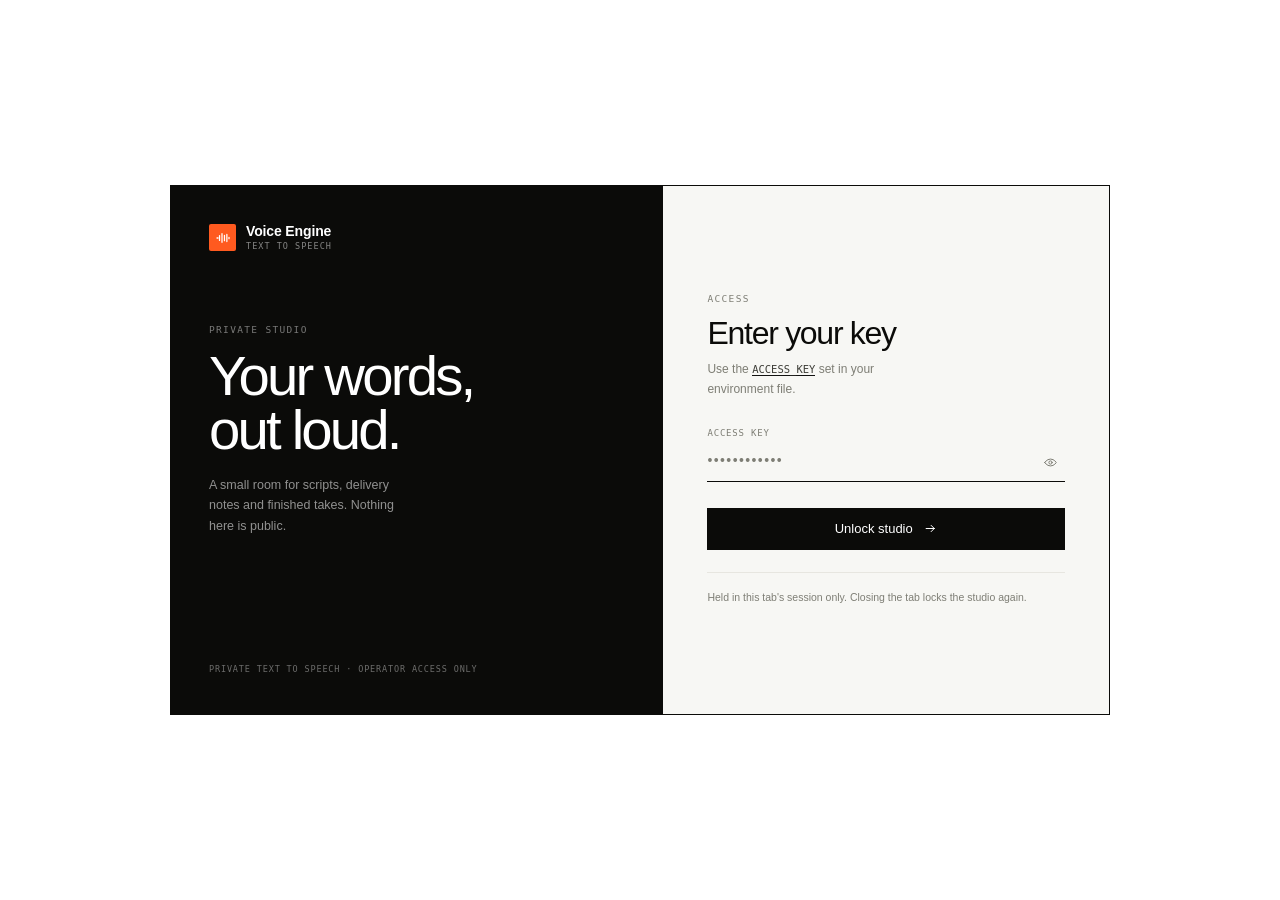
<file: public/index.html>
<!doctype html>
<html lang="en">
<head>
  <meta charset="utf-8" />
  <meta name="viewport" content="width=device-width, initial-scale=1, viewport-fit=cover" />
  <meta name="color-scheme" content="light" />
  <meta name="theme-color" content="#ffffff" />
  <title>Voice Engine — Text to speech studio</title>
  <link rel="stylesheet" href="./styles.css?v=7" />
</head>
<body>
  <svg class="sprite" aria-hidden="true" focusable="false">
    <symbol id="i-wave" viewBox="0 0 24 24">
      <path d="M3 12h1.5M6.8 8.4v7.2M10.5 5.5v13M14.2 8v8M17.8 6.6v10.8M21 11v2" />
    </symbol>
    <symbol id="i-play" viewBox="0 0 24 24"><path d="M8 5.2v13.6L19 12z" fill="currentColor" stroke="none" /></symbol>
    <symbol id="i-pause" viewBox="0 0 24 24"><path d="M8 5.4h3.1v13.2H8zM12.9 5.4H16v13.2h-3.1z" fill="currentColor" stroke="none" /></symbol>
    <symbol id="i-download" viewBox="0 0 24 24"><path d="M12 4.5v10m0 0 4-4m-4 4-4-4M5 18.5h14" /></symbol>
    <symbol id="i-trash" viewBox="0 0 24 24"><path d="M4.5 7h15M9.5 7V5h5v2M7 7l.8 12h8.4L17 7M10.5 10.5v5M13.5 10.5v5" /></symbol>
    <symbol id="i-copy" viewBox="0 0 24 24"><rect x="9" y="9" width="11" height="11" rx="2" /><path d="M15 6.5V6a2 2 0 0 0-2-2H6a2 2 0 0 0-2 2v7a2 2 0 0 0 2 2h.5" /></symbol>
    <symbol id="i-search" viewBox="0 0 24 24"><circle cx="11" cy="11" r="6.2" /><path d="m16 16 4 4" /></symbol>
    <symbol id="i-refresh" viewBox="0 0 24 24"><path d="M20 12a8 8 0 1 1-2.6-5.9M20 4.5V10h-5.5" /></symbol>
    <symbol id="i-lock" viewBox="0 0 24 24"><rect x="5" y="10.5" width="14" height="9.5" rx="2" /><path d="M8.5 10.5V8a3.5 3.5 0 0 1 7 0v2.5" /></symbol>
    <symbol id="i-check" viewBox="0 0 24 24"><path d="m5 12.5 4.5 4.5L19 7" /></symbol>
    <symbol id="i-alert" viewBox="0 0 24 24"><path d="M12 4.5 21 20H3z" /><path d="M12 10v4.5M12 17.4v.1" /></symbol>
    <symbol id="i-volume" viewBox="0 0 24 24"><path d="M4 9.5h3L12 5.5v13L7 14.5H4z" /><path d="M15.5 9a4.5 4.5 0 0 1 0 6M18 6.5a8 8 0 0 1 0 11" /></symbol>
    <symbol id="i-volume-off" viewBox="0 0 24 24"><path d="M4 9.5h3L12 5.5v13L7 14.5H4z" /><path d="m16 9.5 5 5m0-5-5 5" /></symbol>
    <symbol id="i-x" viewBox="0 0 24 24"><path d="m6 6 12 12M18 6 6 18" /></symbol>
    <symbol id="i-eye" viewBox="0 0 24 24"><path d="M2.8 12S6 6.5 12 6.5 21.2 12 21.2 12 18 17.5 12 17.5 2.8 12 2.8 12Z" /><circle cx="12" cy="12" r="2.6" /></symbol>
    <symbol id="i-arrow" viewBox="0 0 24 24"><path d="M5 12h13m0 0-5-5m5 5-5 5" /></symbol>
    <symbol id="i-keyboard" viewBox="0 0 24 24"><rect x="3" y="7" width="18" height="10.5" rx="2" /><path d="M7 11h.1M10.3 11h.1M13.6 11h.1M16.9 11h.1M8 14h8" /></symbol>
  </svg>

  <div class="app">
    <header class="masthead">
      <a class="wordmark" href="#studio" data-view="studio" aria-label="Voice Engine studio">
        <span class="mark"><svg class="icon"><use href="#i-wave" /></svg></span>
        <span class="wordmark-text">
          <strong>Voice Engine</strong>
          <span>Text to speech</span>
        </span>
      </a>

      <nav class="tabs" aria-label="Workspace">
        <button type="button" class="tab is-active" data-view="studio" id="navStudio">Studio</button>
        <button type="button" class="tab" data-view="library" id="navLibrary">
          Library <sup id="libraryCount">0</sup>
        </button>
      </nav>

      <div class="masthead-meta">
        <button type="button" class="quiet-btn" id="shortcutsBtn" title="Keyboard shortcuts" aria-label="Keyboard shortcuts">
          <svg class="icon"><use href="#i-keyboard" /></svg>
        </button>
        <button type="button" class="quiet-btn" id="lockBtn" title="Lock studio">
          <svg class="icon"><use href="#i-lock" /></svg>
          <span>Lock</span>
        </button>
      </div>
    </header>

    <main class="main" id="main">
      <div class="page">
        <!-- STUDIO -->
        <section class="view" id="viewStudio" aria-label="Studio">
          <header class="page-head">
            <p class="kicker">Studio</p>
            <h1>Write it. Hear it.</h1>
            <p class="lede">A script, a delivery note, and a few seconds. Every take is kept in your library.</p>
          </header>

          <div class="studio">
            <section class="composer">
              <div class="section-bar">
                <span class="section-no">01</span>
                <h2>Script</h2>
                <div class="section-tools">
                  <button type="button" class="quiet-btn" id="sampleBtn">Sample</button>
                  <button type="button" class="quiet-btn" id="clearBtn">Clear</button>
                </div>
              </div>

              <label class="sr-only" for="script">Script</label>
              <textarea id="script" class="script" spellcheck="false"
                placeholder="Type or paste the script you want voiced…"></textarea>

              <div class="script-stats">
                <span id="counter">0 / 4,000</span>
                <span id="wordCount">0 words</span>
                <span id="estimate">≈ 0s audio</span>
                <span class="stats-spacer"></span>
                <span class="hint"><kbd>⌘</kbd><kbd>↵</kbd> generate</span>
              </div>
              <div class="meter" aria-hidden="true"><span id="meterFill"></span></div>

              <div class="inserts">
                <span class="inserts-label">Insert direction</span>
                <div class="inserts-row" id="directionChips">
                  <button type="button" class="insert" data-tag="[whispering] ">whispering</button>
                  <button type="button" class="insert" data-tag="[excited] ">excited</button>
                  <button type="button" class="insert" data-tag="[sighs] ">sighs</button>
                  <button type="button" class="insert" data-tag="[pause] ">pause</button>
                  <button type="button" class="insert" data-tag="[laughs] ">laughs</button>
                </div>
              </div>
            </section>

            <aside class="delivery">
              <div class="section-bar">
                <span class="section-no">02</span>
                <h2>Delivery</h2>
              </div>

              <div class="field">
                <label for="voiceInput">Voice ID</label>
                <input id="voiceInput" class="line-input" type="text" autocomplete="off"
                  placeholder="Default voice" list="voiceOptions" />
                <datalist id="voiceOptions">
                  <option value="alloy"></option>
                  <option value="echo"></option>
                  <option value="fable"></option>
                  <option value="nova"></option>
                  <option value="onyx"></option>
                  <option value="shimmer"></option>
                </datalist>
                <p class="field-note">Leave blank to use the default voice.</p>
              </div>

              <div class="field">
                <label for="instructions">Delivery notes</label>
                <textarea id="instructions" class="line-input notes" rows="3" spellcheck="true"
                  placeholder="Warm, measured, close to the mic. Slow the last line."></textarea>
              </div>

              <button type="button" class="btn ink block" id="generateBtn">
                <span id="generateLabel">Generate audio</span>
                <svg class="icon"><use href="#i-arrow" /></svg>
              </button>

              <div class="gen-progress" id="genProgress" hidden><span></span></div>
              <p class="status" id="status" role="status" aria-live="polite"></p>

              <div class="delivery-meta">
                <div class="meta-row">
                  <span class="meta-label">Format</span>
                  <span class="meta-value" id="formatValue">—</span>
                </div>
                <div class="meta-row">
                  <span class="meta-label">Limit</span>
                  <span class="meta-value" id="limitValue">—</span>
                </div>
              </div>
            </aside>
          </div>

          <section class="recent" id="recentSection" hidden>
            <div class="recent-head">
              <div class="section-bar bare">
                <span class="section-no">03</span>
                <h2>Recent takes</h2>
              </div>
              <button type="button" class="link-btn" data-view="library">
                Open library <svg class="icon"><use href="#i-arrow" /></svg>
              </button>
            </div>
            <div class="recent-grid" id="recentList"></div>
          </section>
        </section>

        <!-- LIBRARY -->
        <section class="view hidden" id="viewLibrary" aria-label="Library">
          <header class="page-head">
            <p class="kicker">Archive</p>
            <h1>Library</h1>
            <p class="lede" id="librarySub">Every take is saved with its script, settings and audio file.</p>
          </header>

          <div class="library-bar">
            <div class="search">
              <svg class="icon"><use href="#i-search" /></svg>
              <label class="sr-only" for="searchInput">Search takes</label>
              <input id="searchInput" type="search" placeholder="Search scripts, voices, errors" autocomplete="off" />
              <kbd>/</kbd>
            </div>
            <div class="filters" role="group" aria-label="Filter takes">
              <button type="button" class="is-active" data-filter="all">All</button>
              <button type="button" data-filter="ready">Ready</button>
              <button type="button" data-filter="failed">Failed</button>
            </div>
            <button type="button" class="quiet-btn refresh" id="refreshBtn">
              <svg class="icon"><use href="#i-refresh" /></svg>
              Refresh
            </button>
          </div>

          <div class="take-table">
            <div class="table-head" aria-hidden="true">
              <span>Script</span>
              <span>Status</span>
              <span class="align-right">Actions</span>
            </div>
            <div class="take-list" id="libraryList" aria-live="polite"></div>
          </div>

          <div class="empty" id="libraryEmpty" hidden>
            <h3 id="emptyTitle">No takes yet</h3>
            <p id="emptyText">Generate your first clip and it will show up here.</p>
            <button type="button" class="btn ink small" data-view="studio" id="emptyAction">Go to studio</button>
          </div>
        </section>
      </div>
    </main>

    <footer class="player is-empty" id="player" aria-label="Audio player">
      <div class="player-now">
        <button type="button" class="play-btn" id="playBtn" disabled aria-label="Play">
          <svg class="icon play-icon"><use href="#i-play" /></svg>
          <svg class="icon pause-icon"><use href="#i-pause" /></svg>
        </button>
        <div class="now-copy">
          <span class="now-eyebrow"><span class="now-dot"></span><span id="nowState">Playback</span></span>
          <span class="now-title" id="playerTitle">No take loaded</span>
          <span class="now-meta" id="playerSub">Generate audio to start playback</span>
        </div>
      </div>

      <div class="transport">
        <div class="seek" id="seek" role="slider" tabindex="0" aria-label="Seek" aria-valuemin="0" aria-valuemax="100" aria-valuenow="0">
          <div class="seek-track"><span class="seek-fill" id="seekFill"></span></div>
          <span class="seek-knob" id="seekKnob"></span>
        </div>
        <div class="transport-times">
          <span id="timeNow">0:00</span>
          <span id="timeTotal">0:00</span>
        </div>
      </div>

      <div class="player-tools">
        <button type="button" class="icon-btn" id="muteBtn" aria-label="Mute">
          <svg class="icon volume-on"><use href="#i-volume" /></svg>
          <svg class="icon volume-off"><use href="#i-volume-off" /></svg>
        </button>
        <input type="range" id="volume" class="volume" min="0" max="1" step="0.01" value="1" aria-label="Volume" />
        <button type="button" class="icon-btn download" id="downloadBtn" disabled aria-label="Download audio" title="Download audio">
          <svg class="icon"><use href="#i-download" /></svg>
        </button>
      </div>
    </footer>
  </div>

  <audio id="audio" preload="metadata"></audio>

  <!-- LOCK -->
  <div class="lock" id="lock">
    <div class="lock-frame">
      <div class="lock-aside">
        <div class="wordmark on-dark">
          <span class="mark"><svg class="icon"><use href="#i-wave" /></svg></span>
          <span class="wordmark-text"><strong>Voice Engine</strong><span>Text to speech</span></span>
        </div>
        <div class="lock-statement">
          <p class="kicker on-dark">Private studio</p>
          <h1>Your words,<br />out loud.</h1>
          <p class="lock-copy">A small room for scripts, delivery notes and finished takes. Nothing here is public.</p>
        </div>
        <p class="lock-colophon">Private text to speech · Operator access only</p>
      </div>

      <form class="lock-form" id="lockForm">
        <p class="kicker">Access</p>
        <h2>Enter your key</h2>
        <p class="lock-help">Use the <code>ACCESS_KEY</code> set in your environment file.</p>

        <div class="field">
          <label for="accessKey">Access key</label>
          <div class="secret-field">
            <input id="accessKey" type="password" autocomplete="current-password"
              placeholder="••••••••••••" autofocus required />
            <button type="button" class="reveal" id="revealBtn" aria-label="Show access key" aria-pressed="false">
              <svg class="icon"><use href="#i-eye" /></svg>
            </button>
          </div>
        </div>

        <button type="submit" class="btn ink block" id="unlockBtn">
          Unlock studio
          <svg class="icon"><use href="#i-arrow" /></svg>
        </button>
        <p class="status error" id="lockError" role="alert"></p>
        <p class="fineprint">Held in this tab's session only. Closing the tab locks the studio again.</p>
      </form>
    </div>
  </div>

  <dialog class="dialog" id="shortcutsDialog">
    <header class="dialog-head">
      <h2>Keyboard shortcuts</h2>
      <button type="button" class="icon-btn" data-close aria-label="Close">
        <svg class="icon"><use href="#i-x" /></svg>
      </button>
    </header>
    <ul class="shortcut-list">
      <li><span>Generate audio</span><span><kbd>⌘</kbd><kbd>↵</kbd></span></li>
      <li><span>Play or pause</span><kbd>Space</kbd></li>
      <li><span>Studio</span><kbd>1</kbd></li>
      <li><span>Library</span><kbd>2</kbd></li>
      <li><span>Search library</span><kbd>/</kbd></li>
      <li><span>This panel</span><kbd>?</kbd></li>
    </ul>
  </dialog>

  <dialog class="dialog" id="confirmDialog">
    <header class="dialog-head">
      <h2 id="confirmTitle">Delete this take?</h2>
      <button type="button" class="icon-btn" data-close aria-label="Close">
        <svg class="icon"><use href="#i-x" /></svg>
      </button>
    </header>
    <p class="dialog-body" id="confirmText">The audio file will be removed from disk. This cannot be undone.</p>
    <div class="dialog-actions">
      <button type="button" class="quiet-btn" data-close>Cancel</button>
      <button type="button" class="btn ink" id="confirmDelete">Delete take</button>
    </div>
  </dialog>

  <div class="toasts" id="toasts" role="status" aria-live="polite"></div>

  <script src="./app.js?v=7"></script>
</body>
</html>
</file>
<file: public/styles.css>
/* ==========================================================================
   Voice Engine — editorial studio UI
   Warm paper, ink, hairline rules, serif display type. No build step.
   ========================================================================== */

:root {
  color-scheme: light;

  --paper: #ffffff;
  --paper-deep: #f0efe9;
  --paper-soft: #f7f7f4;
  --ink: #0b0b09;
  --ink-soft: #3c3c36;
  --muted: #7e7e75;

  --line: #e7e6e0;
  --line-strong: #111110;

  --accent: #ff5a1f;
  --accent-soft: rgba(255, 90, 31, 0.09);
  --ok: #2f7d4f;
  --danger: #c2401a;

  --display: -apple-system, BlinkMacSystemFont, "Helvetica Neue", Inter, "Segoe UI", Arial, sans-serif;
  --serif: var(--display);
  --sans: -apple-system, BlinkMacSystemFont, "Helvetica Neue", Inter, "Segoe UI", Arial, sans-serif;
  --mono: "SF Mono", ui-monospace, SFMono-Regular, Menlo, Consolas, monospace;

  --ease: cubic-bezier(0.22, 1, 0.36, 1);
  --player-h: 84px;
}

* { box-sizing: border-box; }

html, body { height: 100%; }

body {
  margin: 0;
  background: var(--paper);
  color: var(--ink);
  font: 14px/1.55 var(--sans);
  -webkit-font-smoothing: antialiased;
  text-rendering: optimizeLegibility;
  overflow: hidden;
}

h1, h2, h3, p { margin: 0; }
h1, h2, h3 { font-weight: 500; }

button, input, textarea, select { font: inherit; color: inherit; }
button { -webkit-tap-highlight-color: transparent; }

::selection { background: rgba(255, 90, 31, 0.2); }

:focus-visible {
  outline: 2px solid var(--accent);
  outline-offset: 3px;
}

::-webkit-scrollbar { width: 10px; height: 10px; }
::-webkit-scrollbar-thumb {
  background: rgba(11, 11, 9, 0.2);
  border: 3px solid transparent;
  background-clip: padding-box;
  border-radius: 99px;
}
::-webkit-scrollbar-thumb:hover { background-color: rgba(11, 11, 9, 0.32); }
::-webkit-scrollbar-track { background: transparent; }

.sr-only {
  position: absolute;
  width: 1px; height: 1px;
  padding: 0; margin: -1px;
  overflow: hidden;
  clip: rect(0 0 0 0);
  white-space: nowrap;
  border: 0;
}

.hidden, [hidden] { display: none !important; }

.sprite { position: absolute; width: 0; height: 0; overflow: hidden; }

.icon {
  width: 16px;
  height: 16px;
  flex: none;
  fill: none;
  stroke: currentColor;
  stroke-width: 1.6;
  stroke-linecap: round;
  stroke-linejoin: round;
}

kbd {
  display: inline-flex;
  align-items: center;
  justify-content: center;
  min-width: 18px;
  height: 18px;
  padding: 0 5px;
  border: 1px solid var(--line-strong);
  border-radius: 2px;
  background: var(--paper-soft);
  color: var(--ink-soft);
  font: 500 9.5px/1 var(--mono);
}

#audio { display: none; }

/* ==========================================================================
   Masthead
   ========================================================================== */

.app {
  display: grid;
  grid-template-rows: auto minmax(0, 1fr) auto;
  height: 100vh;
  height: 100dvh;
  overflow: hidden;
}

.masthead {
  display: flex;
  align-items: center;
  gap: 34px;
  height: 64px;
  padding: 0 30px;
  border-bottom: 1px solid var(--line);
  background: var(--paper);
}

.wordmark {
  display: inline-flex;
  align-items: center;
  gap: 10px;
  color: var(--ink);
  text-decoration: none;
  justify-self: start;
}

.mark {
  display: grid;
  place-items: center;
  width: 27px;
  height: 27px;
  flex: none;
  border-radius: 2px;
  background: var(--accent);
  color: var(--paper);
}
.mark .icon { width: 16px; height: 16px; stroke-width: 1.9; }

.wordmark-text { display: flex; flex-direction: column; line-height: 1.1; }
.wordmark-text strong { font-size: 14px; font-weight: 600; letter-spacing: -0.01em; }
.wordmark-text span {
  margin-top: 3px;
  color: var(--muted);
  font: 500 8.5px/1 var(--mono);
  letter-spacing: 0.12em;
  text-transform: uppercase;
}
.wordmark.on-dark { color: var(--paper); }
.wordmark.on-dark .wordmark-text span { color: rgba(255, 255, 255, 0.5); }

.tabs { display: flex; align-items: center; gap: 24px; }

.tab {
  position: relative;
  padding: 6px 0;
  border: 0;
  background: none;
  color: var(--muted);
  font-size: 13.5px;
  font-weight: 450;
  cursor: pointer;
  transition: color 160ms var(--ease);
}
.tab:hover { color: var(--ink); }
.tab::after {
  content: "";
  position: absolute;
  left: 0; right: 0; bottom: -1px;
  height: 2px;
  background: transparent;
  transition: background 160ms var(--ease);
}
.tab.is-active { color: var(--ink); }
.tab.is-active::after { background: var(--ink); }

.tab sup {
  margin-left: 3px;
  color: var(--muted);
  font: 500 8.5px/1 var(--mono);
  vertical-align: 3px;
}
.tab.is-active sup { color: var(--ink); }

.masthead-meta {
  display: flex;
  align-items: center;
  justify-content: flex-end;
  gap: 18px;
  min-width: 0;
  margin-left: auto;
}

.model-chip {
  display: inline-flex;
  align-items: center;
  gap: 7px;
  min-width: 0;
  color: var(--muted);
  font: 500 9.5px/1 var(--mono);
  letter-spacing: 0.02em;
}
.model-dot {
  width: 5px; height: 5px;
  flex: none;
  border-radius: 50%;
  background: var(--line-strong);
}
.model-chip.is-live .model-dot { background: var(--ok); }
.model-name {
  overflow: hidden;
  text-overflow: ellipsis;
  white-space: nowrap;
  max-width: 220px;
}

.quiet-btn {
  display: inline-flex;
  align-items: center;
  gap: 6px;
  padding: 0;
  border: 0;
  background: none;
  color: var(--ink-soft);
  font-size: 12px;
  font-weight: 500;
  line-height: 1;
  cursor: pointer;
  transition: color 160ms var(--ease);
}
.quiet-btn:hover { color: var(--accent); }
.quiet-btn .icon { width: 15px; height: 15px; }
.quiet-btn:disabled { opacity: 0.4; cursor: not-allowed; }

.masthead .quiet-btn {
  color: var(--muted);
  font: 500 9.5px/1 var(--mono);
  letter-spacing: 0.08em;
  text-transform: uppercase;
}
.masthead .quiet-btn:hover { color: var(--ink); }
.masthead .quiet-btn .icon { color: var(--ink-soft); }

/* ==========================================================================
   Canvas
   ========================================================================== */

.main {
  min-height: 0;
  overflow-y: auto;
}

.page {
  max-width: 1180px;
  margin: 0 auto;
  padding: 38px 40px 60px;
}

.view { animation: page-in 320ms var(--ease); }

@keyframes page-in {
  from { opacity: 0; transform: translateY(4px); }
  to { opacity: 1; transform: none; }
}

.page-head {
  margin-bottom: 26px;
  padding-bottom: 22px;
  border-bottom: 1px solid var(--line);
}

.kicker {
  color: var(--muted);
  font: 500 9.5px/1 var(--mono);
  letter-spacing: 0.14em;
  text-transform: uppercase;
}

.page-head h1 {
  margin-top: 12px;
  font: 500 clamp(38px, 4.6vw, 62px)/0.98 var(--display);
  letter-spacing: -0.045em;
}

.lede {
  margin-top: 14px;
  max-width: 46ch;
  color: var(--ink-soft);
  font-size: 14px;
  line-height: 1.6;
}

/* ==========================================================================
   Studio
   ========================================================================== */

.studio {
  display: grid;
  grid-template-columns: minmax(0, 1fr) 336px;
  column-gap: 0;
  align-items: stretch;
}

.composer { min-width: 0; padding-right: 46px; }

@media (max-width: 1080px) {
  .composer { padding-right: 0; }
}

.section-bar {
  display: flex;
  align-items: baseline;
  gap: 12px;
  padding-bottom: 11px;
  border-bottom: 1px solid var(--line-strong);
}.section-bar.bare { border-bottom: 0; padding-bottom: 0; }

.section-no {
  color: var(--muted);
  font: 500 9px/1 var(--mono);
  letter-spacing: 0.08em;
}

.section-bar h2 { font: 500 22px/1.1 var(--display); letter-spacing: -0.035em; }

.section-tools {
  display: flex;
  align-items: center;
  gap: 16px;
  margin-left: auto;
}
.section-tools .quiet-btn {
  padding-bottom: 2px;
  border-bottom: 1px solid var(--line-strong);
  font: 500 9.5px/1 var(--mono);
  letter-spacing: 0.08em;
  text-transform: uppercase;
}
.section-tools .quiet-btn:hover { border-color: var(--accent); }

.script {
  display: block;
  width: 100%;
  min-height: clamp(250px, 33vh, 330px);
  padding: 24px 0 26px;
  border: 0;
  background: transparent;
  color: var(--ink);
  font: 400 16.5px/1.72 var(--display);
  letter-spacing: -0.003em;
  resize: vertical;
  caret-color: var(--accent);
}
.script::placeholder {
  color: var(--muted);
}
.script:focus { outline: none; }

.script-stats {
  display: flex;
  align-items: center;
  flex-wrap: wrap;
  gap: 18px;
  padding-top: 13px;
  border-top: 1px solid var(--line);
  color: var(--muted);
  font: 500 9.5px/1 var(--mono);
  letter-spacing: 0.04em;
  text-transform: uppercase;
}
.script-stats .is-over { color: var(--accent); }
.stats-spacer { flex: 1; }
.hint { display: inline-flex; align-items: center; gap: 4px; }
.hint kbd { background: transparent; }

.meter {
  height: 2px;
  margin-top: 9px;
  background: var(--line);
  overflow: hidden;
}
.meter span {
  display: block;
  width: 0;
  height: 100%;
  background: var(--accent);
  transition: width 200ms var(--ease);
}
.meter span.is-over { background: var(--danger); }

.inserts {
  display: flex;
  align-items: baseline;
  gap: 18px;
  flex-wrap: wrap;
  margin-top: 20px;
}
.inserts-label {
  color: var(--muted);
  font: 500 9px/1 var(--mono);
  letter-spacing: 0.09em;
  text-transform: uppercase;
}
.inserts-row { display: flex; flex-wrap: wrap; align-items: baseline; gap: 16px; }

.insert {
  padding: 0 0 2px;
  border: 0;
  border-bottom: 1px dotted rgba(11, 11, 9, 0.3);
  background: none;
  color: var(--ink-soft);
  font: 400 12.5px/1.3 var(--display);
  cursor: pointer;
  transition: color 150ms var(--ease), border-color 150ms var(--ease);
}
.insert::before { content: "+ "; color: var(--muted); }
.insert:hover { color: var(--accent); border-color: var(--accent); }

/* ---------- delivery ---------- */

.delivery {
  margin-top: -1px;
  padding: 0 24px 26px;
  border-left: 1px solid var(--line);
  background: var(--paper-soft);
}
.delivery .section-bar { padding-top: 0; }

.field { margin-top: 24px; }

.field label {
  display: block;
  margin-bottom: 7px;
  color: var(--muted);
  font: 500 9px/1 var(--mono);
  letter-spacing: 0.09em;
  text-transform: uppercase;
}

.line-input {
  display: block;
  width: 100%;
  height: 34px;
  padding: 0 0 5px;
  border: 0;
  border-bottom: 1px solid var(--ink);
  border-radius: 0;
  background: transparent;
  color: var(--ink);
  font-size: 13.5px;
  transition: border-color 160ms var(--ease);
}
.line-input::placeholder { color: var(--muted); }
.line-input:hover { border-color: var(--ink-soft); }
.line-input:focus {
  outline: none;
  border-color: var(--ink);
}
textarea.line-input {
  height: auto;
  min-height: 72px;
  padding-top: 5px;
  line-height: 1.55;
  resize: none;
}

.field-note { margin-top: 7px; color: var(--muted); font-size: 10.5px; line-height: 1.5; }

.btn {
  display: inline-flex;
  align-items: center;
  justify-content: center;
  gap: 10px;
  height: 42px;
  padding: 0 18px;
  border: 1px solid var(--ink);
  border-radius: 0;
  background: var(--ink);
  color: var(--paper);
  font-size: 13px;
  font-weight: 450;
  white-space: nowrap;
  cursor: pointer;
  transition: background 170ms var(--ease), border-color 170ms var(--ease), color 170ms var(--ease);
}
.btn:hover:not(:disabled) { background: var(--accent); border-color: var(--accent); }
.btn:disabled { opacity: 0.45; cursor: not-allowed; }
.btn .icon { width: 15px; height: 15px; transition: transform 170ms var(--ease); }
.btn:hover:not(:disabled) .icon { transform: translateX(2px); }
.btn.block { display: flex; width: 100%; }
.btn.small { height: 34px; padding: 0 13px; font-size: 11.5px; }

#generateBtn { margin-top: 28px; justify-content: space-between; height: 46px; padding: 0 18px; }
#generateBtn:hover:not(:disabled) .icon { transform: translateX(2px); }

.gen-progress {
  position: relative;
  height: 2px;
  margin-top: 14px;
  background: var(--line);
  overflow: hidden;
}
.gen-progress span {
  position: absolute;
  inset: 0 auto 0 0;
  width: 38%;
  background: var(--accent);
  animation: sweep 1.25s ease-in-out infinite;
}
@keyframes sweep {
  0% { transform: translateX(-100%); }
  100% { transform: translateX(360%); }
}

.status {
  min-height: 0;
  margin-top: 12px;
  color: var(--muted);
  font-size: 11.5px;
  line-height: 1.55;
}
.status:empty { display: none; }
.status.ok { color: var(--ok); }
.status.error { color: var(--danger); }

.delivery-meta {
  display: grid;
  gap: 8px;
  margin-top: 26px;
  padding-top: 15px;
  border-top: 1px solid var(--line);
}
.meta-row { display: flex; justify-content: space-between; gap: 14px; }
.meta-label {
  color: var(--muted);
  font: 500 9px/1.5 var(--mono);
  letter-spacing: 0.08em;
  text-transform: uppercase;
}
.meta-value {
  color: var(--ink-soft);
  font: 500 10px/1.5 var(--mono);
  text-align: right;
  word-break: break-word;
}

/* ---------- recent ---------- */

.recent { margin-top: 62px; }

.recent-head {
  display: flex;
  align-items: flex-end;
  justify-content: space-between;
  gap: 20px;
  padding-bottom: 11px;
  border-bottom: 1px solid var(--line-strong);
}

.link-btn {
  display: inline-flex;
  align-items: center;
  gap: 7px;
  padding: 0 0 2px;
  border: 0;
  border-bottom: 1px solid var(--accent);
  background: none;
  color: var(--ink-soft);
  font: 500 9.5px/1.4 var(--mono);
  letter-spacing: 0.08em;
  text-transform: uppercase;
  cursor: pointer;
  transition: color 150ms var(--ease);
}
.link-btn:hover { color: var(--accent); }
.link-btn .icon { width: 13px; height: 13px; }

.recent-grid {
  display: grid;
  grid-template-columns: repeat(3, minmax(0, 1fr));
  gap: 0 32px;
}

.mini-take {
  display: flex;
  flex-direction: column;
  gap: 9px;
  padding: 18px 0 22px;
  border: 0;
  border-bottom: 1px solid var(--line);
  background: none;
  color: var(--ink);
  text-align: left;
  cursor: pointer;
}
.mini-take:hover p { color: var(--accent); }
.mini-take:hover .mini-no { color: var(--accent); }

.mini-take-top {
  display: flex;
  align-items: center;
  justify-content: space-between;
  gap: 10px;
  color: var(--muted);
  font: 500 9px/1 var(--mono);
  letter-spacing: 0.07em;
  text-transform: uppercase;
}
.mini-no { color: var(--muted); }
.mini-take time { color: var(--muted); font-size: 9px; letter-spacing: 0.04em; }

.mini-take p {
  font: 400 15px/1.5 var(--display);
  letter-spacing: -0.012em;
  color: var(--ink-soft);
  display: -webkit-box;
  -webkit-line-clamp: 2;
  -webkit-box-orient: vertical;
  overflow: hidden;
  transition: color 160ms var(--ease);
}

/* ==========================================================================
   Library
   ========================================================================== */

.library-bar {
  display: flex;
  align-items: center;
  gap: 28px;
  padding-bottom: 0;
  border-bottom: 1px solid var(--line-strong);
}

.search {
  display: flex;
  align-items: center;
  gap: 8px;
  flex: 1;
  max-width: 400px;
  height: 36px;
}
.search .icon { color: var(--muted); width: 14px; height: 14px; }
.search input {
  flex: 1;
  min-width: 0;
  border: 0;
  background: none;
  outline: none;
  color: var(--ink);
  font-size: 13px;
}
.search input::placeholder { color: var(--muted); }
.search input::-webkit-search-cancel-button { -webkit-appearance: none; }
.search kbd { background: transparent; border-color: var(--line); }

.filters { display: flex; align-items: center; gap: 18px; }

.filters button {
  padding: 0 0 6px;
  border: 0;
  border-bottom: 2px solid transparent;
  background: none;
  color: var(--muted);
  font: 500 9.5px/1 var(--mono);
  letter-spacing: 0.09em;
  text-transform: uppercase;
  cursor: pointer;
  transition: color 150ms var(--ease), border-color 150ms var(--ease);
}
.filters button:hover { color: var(--ink); }
.filters button.is-active { color: var(--ink); border-color: var(--accent); }

.library-bar .refresh {
  margin-left: auto;
  padding-bottom: 6px;
  color: var(--muted);
  font: 500 9.5px/1 var(--mono);
  letter-spacing: 0.08em;
  text-transform: uppercase;
}
.library-bar .refresh:hover { color: var(--accent); }

.take-table { margin-top: 22px; }

.table-head {
  display: grid;
  grid-template-columns: minmax(0, 1fr) 92px 112px;
  gap: 20px;
  padding-bottom: 10px;
  border-bottom: 1px solid var(--line-strong);
  color: var(--muted);
  font: 500 8.5px/1 var(--mono);
  letter-spacing: 0.12em;
  text-transform: uppercase;
}
.align-right { text-align: right; }

.take {
  display: grid;
  grid-template-columns: minmax(0, 1fr) 92px 112px;
  align-items: center;
  gap: 20px;
  padding: 15px 0;
  border-bottom: 1px solid var(--line);
  transition: background 160ms var(--ease);
}
.take:hover { background: rgba(11, 11, 9, 0.022); }

.take-main { display: flex; align-items: center; gap: 14px; min-width: 0; }

.take-play {
  display: grid;
  place-items: center;
  width: 32px;
  height: 32px;
  flex: none;
  border: 1px solid var(--line-strong);
  border-radius: 50%;
  background: transparent;
  color: var(--ink-soft);
  cursor: pointer;
  transition: background 160ms var(--ease), border-color 160ms var(--ease), color 160ms var(--ease);
}
.take-play:hover:not(:disabled) { background: var(--ink); border-color: var(--ink); color: var(--paper); }
.take-play:disabled { opacity: 0.3; cursor: not-allowed; }
.take-play .icon { width: 12px; height: 12px; }
.take-play .icon.play { margin-left: 1px; }

.take.is-current .take-play {
  background: var(--accent);
  border-color: var(--accent);
  color: var(--paper);
}

.take-body { min-width: 0; }

.take-text {
  font: 400 14.5px/1.45 var(--display);
  letter-spacing: -0.01em;
  color: var(--ink);
  word-break: break-word;
  display: -webkit-box;
  -webkit-line-clamp: 2;
  -webkit-box-orient: vertical;
  overflow: hidden;
}
.take.is-failed .take-text { color: var(--muted); }

.take-sub {
  display: flex;
  flex-wrap: wrap;
  align-items: center;
  gap: 6px 8px;
  margin-top: 5px;
  color: var(--muted);
  font: 500 9.5px/1.5 var(--mono);
  letter-spacing: 0.02em;
}
.take-sub .dot { opacity: 0.45; }
.take-sub .error { color: var(--danger); }

.take-status {
  display: inline-flex;
  align-items: center;
  gap: 7px;
  color: var(--muted);
  font: 500 9.5px/1 var(--mono);
  letter-spacing: 0.08em;
  text-transform: uppercase;
}
.take-status .dot {
  width: 5px; height: 5px;
  flex: none;
  border-radius: 50%;
  background: var(--muted);
}
.take-status.ready .dot { background: var(--ok); }
.take-status.failed .dot { background: var(--accent); }
.take-status.pending .dot { background: #b08a2e; }

.take-actions {
  display: flex;
  align-items: center;
  justify-content: flex-end;
  gap: 2px;
  opacity: 0.5;
  transition: opacity 160ms var(--ease);
}
.take:hover .take-actions,
.take:focus-within .take-actions { opacity: 1; }

.icon-btn {
  display: inline-grid;
  place-items: center;
  width: 29px;
  height: 29px;
  padding: 0;
  border: 0;
  border-radius: 2px;
  background: transparent;
  color: var(--ink-soft);
  cursor: pointer;
  transition: background 150ms var(--ease), color 150ms var(--ease);
}
.icon-btn:hover:not(:disabled) { background: rgba(11, 11, 9, 0.06); color: var(--ink); }
.icon-btn:disabled { opacity: 0.35; cursor: not-allowed; }
.icon-btn .icon { width: 15px; height: 15px; }
.icon-btn.danger:hover { background: var(--accent-soft); color: var(--danger); }

.empty {
  margin-top: 24px;
  padding: 58px 24px;
  border: 1px dashed var(--line-strong);
  text-align: center;
}
.empty h3 { font: 500 24px/1.2 var(--display); letter-spacing: -0.03em; }
.empty p { margin: 8px auto 20px; max-width: 38ch; color: var(--muted); font-size: 12.5px; }

/* ==========================================================================
   Transport
   ========================================================================== */

.player {
  display: grid;
  grid-template-columns: minmax(250px, 1fr) minmax(280px, 1.15fr) auto;
  align-items: center;
  gap: 34px;
  height: var(--player-h);
  padding: 0 30px;
  background: var(--paper);
  border-top: 1px solid var(--ink);
  color: var(--ink);
}

.player-now { display: flex; align-items: center; gap: 15px; min-width: 0; }

.play-btn {
  display: grid;
  place-items: center;
  width: 46px;
  height: 46px;
  flex: none;
  border: 0;
  border-radius: 50%;
  background: var(--ink);
  color: var(--paper);
  cursor: pointer;
  transition: background 160ms var(--ease), transform 140ms var(--ease);
}
.play-btn:hover:not(:disabled) { background: var(--accent); }
.play-btn:active:not(:disabled) { transform: scale(0.97); }
.play-btn:disabled { background: var(--paper-deep); color: #b6b5ac; cursor: not-allowed; }
.play-btn .icon { width: 16px; height: 16px; }
.play-btn .play-icon { margin-left: 2px; }
.play-btn .pause-icon { display: none; }
.player.is-playing .play-btn .play-icon { display: none; }
.player.is-playing .play-btn .pause-icon { display: block; }

.now-copy { display: flex; flex-direction: column; min-width: 0; gap: 2px; }

.now-eyebrow {
  display: inline-flex;
  align-items: center;
  gap: 6px;
  color: var(--muted);
  font: 500 8px/1.2 var(--mono);
  letter-spacing: 0.12em;
  text-transform: uppercase;
}
.now-dot { width: 4px; height: 4px; border-radius: 50%; background: var(--accent); }
.player:not(.is-playing) .now-dot { background: var(--line-strong); opacity: 0.3; }
.player.is-empty .now-eyebrow { visibility: hidden; }

.now-title {
  color: var(--ink);
  font: 450 14px/1.3 var(--display);
  letter-spacing: -0.01em;
  white-space: nowrap;
  overflow: hidden;
  text-overflow: ellipsis;
}
.now-meta {
  color: var(--muted);
  font: 500 9px/1.4 var(--mono);
  white-space: nowrap;
  overflow: hidden;
  text-overflow: ellipsis;
}

.transport { display: flex; flex-direction: column; gap: 3px; min-width: 0; }

.seek {
  position: relative;
  display: flex;
  align-items: center;
  height: 18px;
  cursor: pointer;
  touch-action: none;
}
.seek-track {
  width: 100%;
  height: 2px;
  background: var(--line);
}
.seek-fill {
  display: block;
  width: 0;
  height: 100%;
  background: var(--accent);
}
.seek-knob {
  position: absolute;
  top: 50%;
  left: 0;
  width: 8px;
  height: 8px;
  border-radius: 50%;
  background: var(--ink);
  transform: translate(-50%, -50%);
  opacity: 0;
  transition: opacity 140ms var(--ease);
}
.seek:hover .seek-knob,
.seek:focus-visible .seek-knob { opacity: 1; }

.transport-times {
  display: flex;
  justify-content: space-between;
  color: var(--muted);
  font: 500 8.5px/1 var(--mono);
  letter-spacing: 0.06em;
}

.player-tools {
  display: flex;
  align-items: center;
  gap: 6px;
  padding-left: 22px;
  border-left: 1px solid var(--line);
}
.player-tools .icon-btn { color: var(--ink-soft); }
.player-tools .icon-btn:hover:not(:disabled) { background: var(--paper-deep); color: var(--ink); }
.player-tools .volume-off { display: none; }
.player.is-muted .volume-on { display: none; }
.player.is-muted .volume-off { display: block; }

.volume {
  width: 64px;
  height: 18px;
  margin: 0 6px;
  -webkit-appearance: none;
  appearance: none;
  background: transparent;
  cursor: pointer;
}
.volume::-webkit-slider-runnable-track {
  height: 2px;
  background: linear-gradient(90deg, var(--ink) var(--vol, 100%), var(--line) var(--vol, 100%));
}
.volume::-webkit-slider-thumb {
  -webkit-appearance: none;
  width: 8px;
  height: 8px;
  margin-top: -3px;
  border: 0;
  border-radius: 50%;
  background: var(--ink);
}
.volume::-moz-range-track { height: 2px; background: var(--line); }
.volume::-moz-range-progress { height: 2px; background: var(--ink); }
.volume::-moz-range-thumb { width: 8px; height: 8px; border: 0; border-radius: 50%; background: var(--ink); }

/* ==========================================================================
   Lock
   ========================================================================== */

.lock {
  position: fixed;
  inset: 0;
  z-index: 50;
  display: grid;
  place-items: center;
  padding: 28px;
  background: var(--paper);
  animation: fade 260ms var(--ease);
}
@keyframes fade { from { opacity: 0; } to { opacity: 1; } }

.lock-frame {
  display: grid;
  grid-template-columns: 1.05fr 0.95fr;
  width: min(940px, 100%);
  min-height: 530px;
  border: 1px solid var(--ink);
  background: var(--paper-soft);
}

.lock-aside {
  display: flex;
  flex-direction: column;
  padding: 38px;
  background: #0b0b09;
  color: var(--paper);
}
.lock-aside .mark { background: var(--accent); }

.lock-statement { margin-top: 74px; }
.kicker.on-dark { color: rgba(255, 255, 255, 0.45); }
.lock-statement h1 {
  margin-top: 14px;
  font: 500 clamp(40px, 4.4vw, 58px)/0.96 var(--display);
  letter-spacing: -0.05em;
  color: var(--paper);
}
.lock-copy {
  margin-top: 18px;
  max-width: 30ch;
  color: rgba(255, 255, 255, 0.55);
  font-size: 12.5px;
  line-height: 1.65;
}
.lock-colophon {
  margin-top: auto;
  padding-top: 32px;
  color: rgba(255, 255, 255, 0.4);
  font: 500 8.5px/1.5 var(--mono);
  letter-spacing: 0.1em;
  text-transform: uppercase;
}

.lock-form {
  display: flex;
  flex-direction: column;
  justify-content: center;
  padding: 46px 44px;
}
.lock-form h2 {
  margin-top: 12px;
  font: 500 32px/1.08 var(--display);
  letter-spacing: -0.04em;
}
.lock-help {
  margin-top: 10px;
  max-width: 34ch;
  color: var(--muted);
  font-size: 12px;
  line-height: 1.6;
}
.lock-help code {
  font: 500 10.5px var(--mono);
  color: var(--ink-soft);
  border-bottom: 1px solid var(--line-strong);
}

.lock-form .field { margin-top: 30px; }

.secret-field {
  display: flex;
  align-items: center;
  gap: 8px;
  border-bottom: 1px solid var(--ink);
  transition: border-color 160ms var(--ease);
}
.secret-field:focus-within { border-color: var(--ink); }
.secret-field input {
  flex: 1;
  min-width: 0;
  height: 36px;
  padding: 0 0 5px;
  border: 0;
  background: none;
  outline: none;
  font-size: 14px;
  letter-spacing: 0.02em;
}
.secret-field input::placeholder { color: var(--muted); letter-spacing: 0.1em; }

.reveal {
  display: grid;
  place-items: center;
  width: 28px;
  height: 28px;
  border: 0;
  border-radius: 2px;
  background: transparent;
  color: var(--muted);
  cursor: pointer;
}
.reveal:hover { color: var(--ink); }
.reveal[aria-pressed="true"] { color: var(--accent); }
.reveal .icon { width: 15px; height: 15px; }

.lock-form .btn { margin-top: 26px; }

.lock-form .status.error:not(:empty) {
  margin-top: 14px;
  padding-left: 10px;
  border-left: 2px solid var(--danger);
}

.fineprint {
  margin-top: 22px;
  padding-top: 16px;
  border-top: 1px solid var(--line);
  color: var(--muted);
  font-size: 10.5px;
  line-height: 1.6;
}

/* ==========================================================================
   Dialog, toasts
   ========================================================================== */

.dialog {
  width: min(430px, calc(100vw - 32px));
  padding: 24px;
  border: 1px solid var(--ink);
  border-radius: 0;
  background: var(--paper-soft);
  color: var(--ink);
  box-shadow: 0 30px 70px -30px rgba(0, 0, 0, 0.4);
}
.dialog::backdrop { background: rgba(11, 11, 9, 0.45); }
.dialog[open] { animation: pop 180ms var(--ease); }
@keyframes pop {
  from { opacity: 0; transform: translateY(5px); }
  to { opacity: 1; transform: none; }
}

.dialog-head {
  display: flex;
  align-items: flex-start;
  justify-content: space-between;
  gap: 12px;
  margin-bottom: 12px;
}
.dialog-head h2 { font: 500 23px/1.2 var(--display); letter-spacing: -0.03em; }
.dialog-body { color: var(--ink-soft); font-size: 12.5px; line-height: 1.6; }
.dialog-actions {
  display: flex;
  align-items: center;
  justify-content: flex-end;
  gap: 18px;
  margin-top: 24px;
}
.dialog-actions .btn { height: 38px; padding: 0 15px; font-size: 11.5px; }

.shortcut-list { list-style: none; margin: 0; padding: 0; }
.shortcut-list li {
  display: flex;
  align-items: center;
  justify-content: space-between;
  gap: 16px;
  padding: 9px 0;
  border-bottom: 1px solid var(--line);
  color: var(--ink-soft);
  font-size: 12px;
}
.shortcut-list li:last-child { border-bottom: 0; }
.shortcut-list li span { display: flex; gap: 4px; }

.toasts {
  position: fixed;
  left: 24px;
  bottom: calc(var(--player-h) + 16px);
  z-index: 60;
  display: flex;
  flex-direction: column;
  gap: 8px;
  pointer-events: none;
}

.toast {
  display: flex;
  align-items: center;
  gap: 9px;
  max-width: min(400px, calc(100vw - 48px));
  padding: 10px 13px;
  border: 1px solid var(--ink);
  border-radius: 2px;
  background: var(--paper-soft);
  box-shadow: 4px 4px 0 rgba(11, 11, 9, 0.08);
  color: var(--ink);
  font-size: 11.5px;
  line-height: 1.5;
  pointer-events: auto;
  animation: toast-in 200ms var(--ease);
}
.toast.is-leaving { animation: toast-out 180ms var(--ease) forwards; }
.toast .icon { width: 14px; height: 14px; }
.toast.ok .icon { color: var(--ok); }
.toast.error { border-color: var(--danger); }
.toast.error .icon { color: var(--danger); }
.toast.info .icon { color: var(--accent); }
@keyframes toast-in {
  from { opacity: 0; transform: translateY(6px); }
  to { opacity: 1; transform: none; }
}
@keyframes toast-out {
  to { opacity: 0; transform: translateY(4px); }
}

/* ==========================================================================
   Responsive
   ========================================================================== */

@media (max-width: 1080px) {
  .studio { grid-template-columns: minmax(0, 1fr); }
  .delivery {
    margin-top: 34px;
    padding: 22px 24px 26px;
    border-left: 0;
    border-top: 1px solid var(--line-strong);
    display: grid;
    grid-template-columns: minmax(0, 1fr) minmax(0, 1fr);
    column-gap: 32px;
    align-items: start;
  }
  .delivery .section-bar { grid-column: 1 / -1; }
  .delivery .field { margin-top: 20px; }
  .delivery #generateBtn { margin-top: 22px; }
  .delivery .gen-progress,
  .delivery .status,
  .delivery .delivery-meta { grid-column: 1 / -1; }
  .delivery-meta { grid-template-columns: repeat(3, minmax(0, 1fr)); gap: 16px; }
  .meta-row { flex-direction: column; gap: 3px; }
  .meta-value { text-align: left; }
  .recent-grid { grid-template-columns: repeat(2, minmax(0, 1fr)); }
}

@media (max-width: 880px) {
  .masthead { padding: 0 22px; gap: 20px; }
  .page { padding: 36px 24px 56px; }
  .model-name { max-width: 140px; }
  .take { grid-template-columns: minmax(0, 1fr) 80px 96px; gap: 14px; }
  .table-head { grid-template-columns: minmax(0, 1fr) 80px 96px; gap: 14px; }
  .lock-frame { grid-template-columns: 1fr 1fr; }
  .lock-aside { padding: 30px; }
  .lock-form { padding: 36px 30px; }
  .lock-statement h1 { font-size: 40px; }
}

@media (max-width: 700px) {
  .masthead {
    height: 58px;
    padding: 0 16px;
    gap: 14px;
  }
  .wordmark-text span { display: none; }
  .wordmark-text strong { font-size: 13px; }
  .tabs { gap: 16px; margin-left: auto; }
  #shortcutsBtn { display: none; }
  .tab { font-size: 12.5px; }
  .masthead-meta { gap: 12px; }
  .model-chip { display: none; }
  .masthead .quiet-btn span { display: none; }
  .masthead .quiet-btn .icon { width: 16px; height: 16px; }

  .page { padding: 26px 18px 44px; }
  .page-head { margin-bottom: 26px; }
  .page-head h1 { margin-top: 8px; font-size: 36px; }
  .lede { margin-top: 9px; font-size: 12.5px; }

  .script { min-height: 280px; font-size: 18px; padding-top: 18px; }
  .script-stats { gap: 12px; font-size: 9px; }
  .hint { display: none; }
  .inserts { gap: 12px; margin-top: 16px; }

  .delivery { grid-template-columns: minmax(0, 1fr); }
  .delivery-meta { grid-template-columns: minmax(0, 1fr); }
  .meta-row { flex-direction: row; }
  .meta-value { text-align: right; }

  .recent { margin-top: 44px; }
  .recent-grid { grid-template-columns: minmax(0, 1fr); }
  .recent-head { padding-bottom: 9px; }
  .mini-take { padding: 15px 0 18px; }

  .library-bar { flex-wrap: wrap; gap: 12px; padding-bottom: 0; }
  .search { flex: 1 1 100%; max-width: none; height: 34px; }
  .filters { gap: 16px; }
  .library-bar .refresh { margin-left: auto; }

  .table-head { display: none; }
  .take-table { margin-top: 4px; }
  .take {
    grid-template-columns: minmax(0, 1fr) auto;
    gap: 10px;
    padding: 14px 0;
  }
  .take-status { display: none; }
  .take-actions { opacity: 0.8; }
  .take-text { font-size: 14.5px; }

  .player {
    grid-template-columns: auto minmax(0, 1fr) auto;
    height: 74px;
    padding: 0 14px;
    gap: 14px;
  }
  .play-btn { width: 40px; height: 40px; }
  .now-eyebrow, .now-meta { display: none; }
  .now-title { font-size: 12.5px; }
  .player-tools { padding-left: 12px; border-left: 0; }
  .player-tools #muteBtn, .player-tools .volume { display: none; }
  .now-copy { gap: 0; }

  .toasts { left: 12px; right: 12px; bottom: 86px; }
  .toast { max-width: none; }

  .lock { padding: 14px; }
  .lock-frame { grid-template-columns: 1fr; min-height: 0; max-height: calc(100dvh - 28px); overflow-y: auto; }
  .lock-aside { padding: 24px; }
  .lock-statement { margin-top: 26px; }
  .lock-statement h1 { font-size: 34px; margin-top: 10px; }
  .lock-copy { display: none; }
  .lock-colophon { margin-top: 22px; padding-top: 0; }
  .lock-form { padding: 28px 24px 30px; }
  .lock-form h2 { font-size: 26px; }
  .lock-form .field { margin-top: 22px; }
}

@media (max-width: 440px) {
  .tabs { gap: 14px; }
  .page { padding: 22px 15px 38px; }
  .page-head h1 { font-size: 32px; }
  .section-bar h2 { font-size: 19px; }
  .section-tools { gap: 12px; }
  .script { font-size: 17px; }
  .take-main { gap: 11px; }
  .take-play { width: 30px; height: 30px; }
  .take-actions .icon-btn { width: 27px; height: 27px; }
  .toast { font-size: 11px; }
}

@media (prefers-reduced-motion: reduce) {
  *, *::before, *::after {
    animation-duration: 0.01ms !important;
    animation-iteration-count: 1 !important;
    transition-duration: 0.01ms !important;
    scroll-behavior: auto !important;
  }
}
</file>
